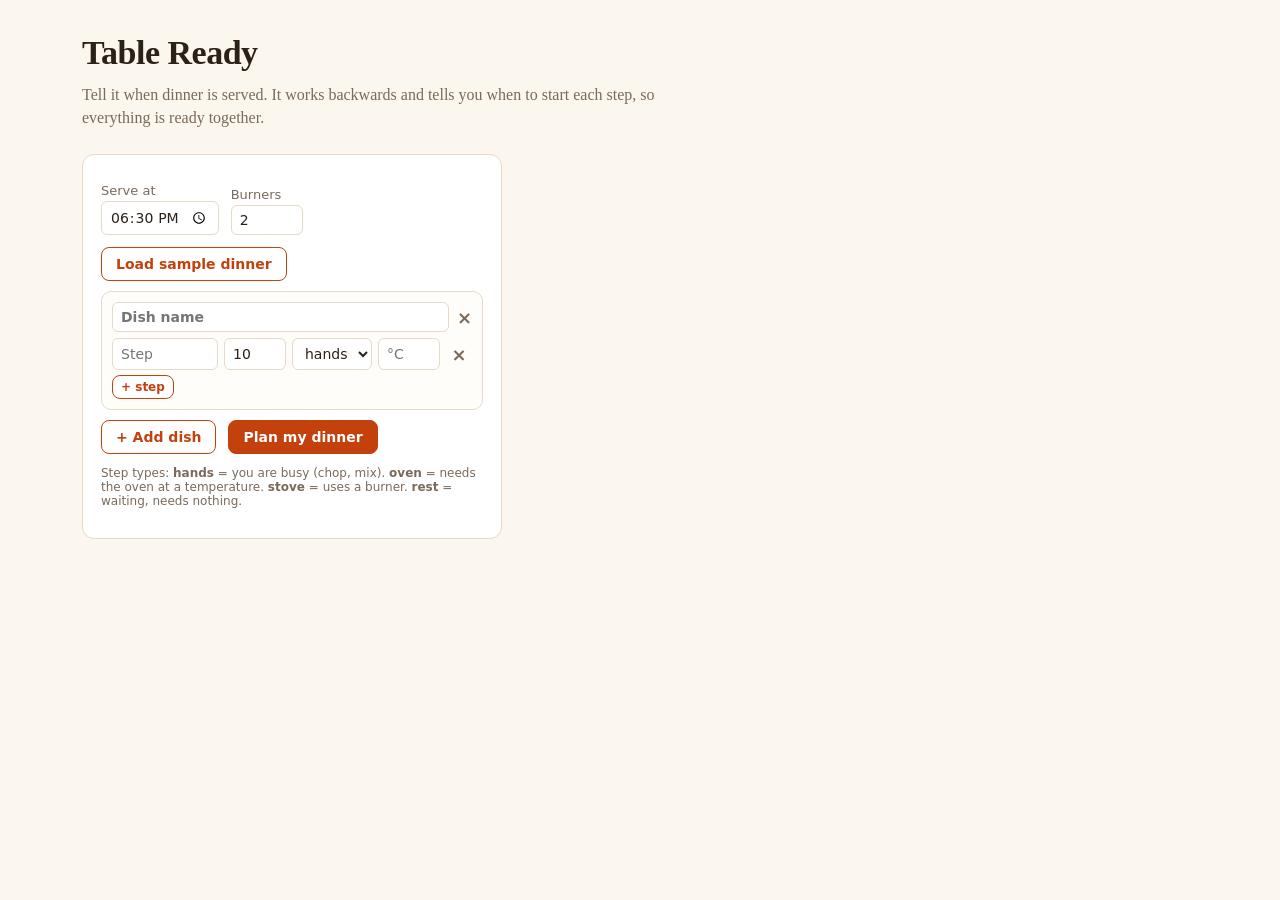
<file: index.html>
<!doctype html>
<html lang="en">
<head>
<meta charset="utf-8">
<meta name="viewport" content="width=device-width, initial-scale=1">
<title>Table Ready — everything hot at the same minute</title>
<link rel="stylesheet" href="style.css">
</head>
<body>
<header>
  <h1>Table Ready</h1>
  <p>Tell it when dinner is served. It works backwards and tells you when to start each step, so everything is ready together.</p>
</header>
<main>
  <section id="setup" aria-label="Menu">
    <div class="row">
      <label>Serve at <input id="serve" type="time" value="18:30"></label>
      <label>Burners <input id="burners" type="number" min="1" max="8" value="2"></label>
      <button id="sample" type="button" class="ghost">Load sample dinner</button>
    </div>
    <div id="dishes"></div>
    <div class="row">
      <button id="addDish" type="button" class="ghost">+ Add dish</button>
      <button id="plan" type="button" class="primary">Plan my dinner</button>
    </div>
    <p class="hint">Step types: <b>hands</b> = you are busy (chop, mix). <b>oven</b> = needs the oven at a temperature. <b>stove</b> = uses a burner. <b>rest</b> = waiting, needs nothing.</p>
  </section>
  <section id="result" aria-label="Plan" hidden>
    <h2 id="headline"></h2>
    <div id="warnings"></div>
    <div id="gantt" role="img" aria-label="Timeline of all steps"></div>
    <h3>Your checklist</h3>
    <ol id="checklist"></ol>
    <div class="row"><button id="print" type="button" class="ghost">Print checklist</button></div>
  </section>
</main>
<script src="js/scheduler.js"></script>
<script src="js/sample.js"></script>
<script src="js/app.js"></script>
</body>
</html>
</file>
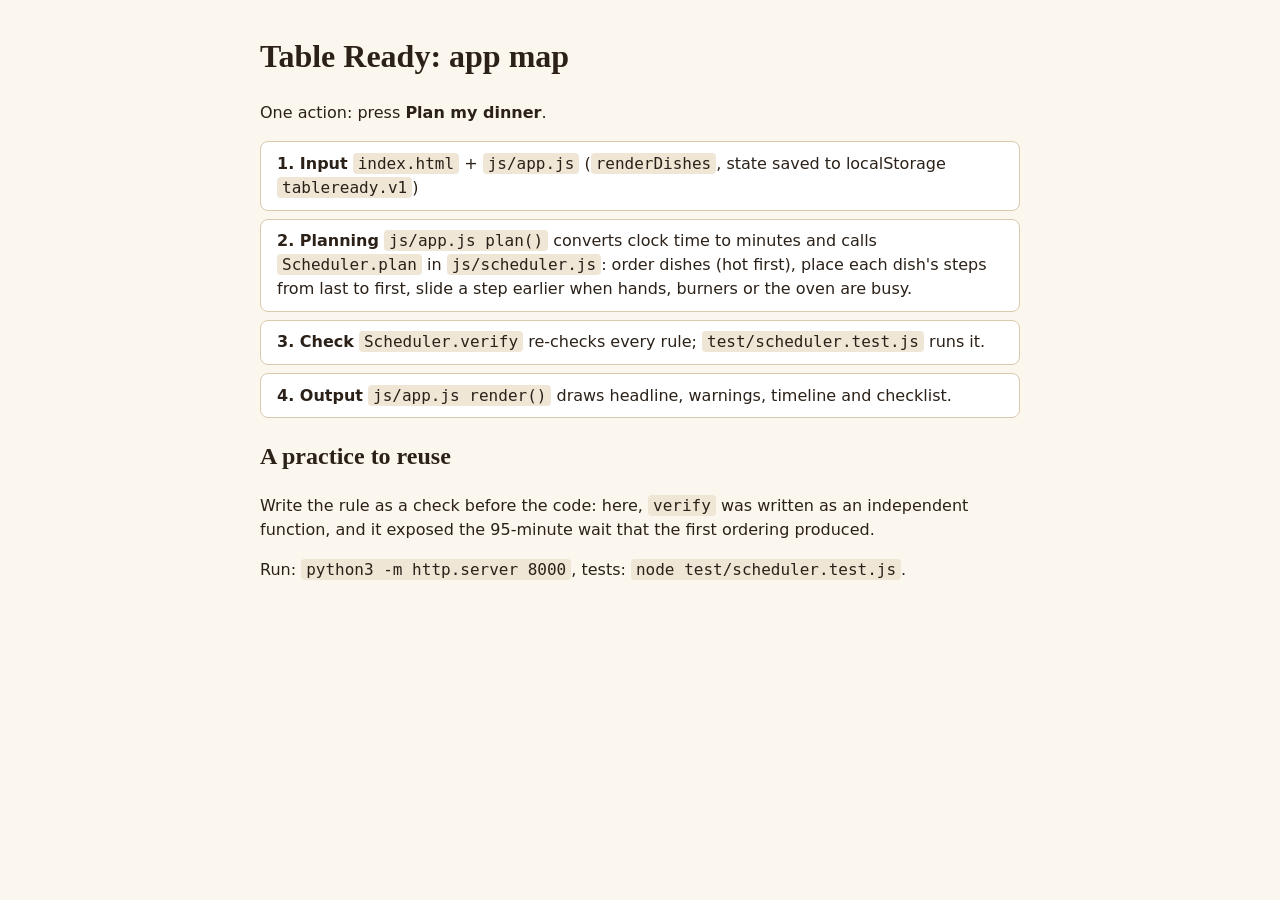
<file: devpost/app-map.html>
<!doctype html><html lang="en"><head><meta charset="utf-8"><title>Table Ready — app map</title>
<style>body{font:16px/1.5 system-ui;max-width:760px;margin:2rem auto;padding:0 1rem;background:#fbf6ee;color:#2b2118}h1,h2{font-family:Georgia,serif}code{background:#efe6d6;padding:1px 5px;border-radius:4px}.box{border:1px solid #d9c9ad;border-radius:8px;padding:.6rem 1rem;margin:.5rem 0;background:#fff}</style></head><body>
<h1>Table Ready: app map</h1>
<p>One action: press <b>Plan my dinner</b>.</p>
<div class="box"><b>1. Input</b> <code>index.html</code> + <code>js/app.js</code> (<code>renderDishes</code>, state saved to localStorage <code>tableready.v1</code>)</div>
<div class="box"><b>2. Planning</b> <code>js/app.js plan()</code> converts clock time to minutes and calls <code>Scheduler.plan</code> in <code>js/scheduler.js</code>: order dishes (hot first), place each dish's steps from last to first, slide a step earlier when hands, burners or the oven are busy.</div>
<div class="box"><b>3. Check</b> <code>Scheduler.verify</code> re-checks every rule; <code>test/scheduler.test.js</code> runs it.</div>
<div class="box"><b>4. Output</b> <code>js/app.js render()</code> draws headline, warnings, timeline and checklist.</div>
<h2>A practice to reuse</h2>
<p>Write the rule as a check before the code: here, <code>verify</code> was written as an independent function, and it exposed the 95-minute wait that the first ordering produced.</p>
<p>Run: <code>python3 -m http.server 8000</code>, tests: <code>node test/scheduler.test.js</code>.</p>
</body></html>
</file>
<file: style.css>
:root{--bg:#fbf6ee;--ink:#2b2118;--muted:#7a6a5a;--card:#fff;--line:#e6d9c6;--accent:#c2410c;--hands:#2563eb;--oven:#c2410c;--stove:#7c3aed;--rest:#9ca3af}
*{box-sizing:border-box}
body{margin:0;background:var(--bg);color:var(--ink);font:16px/1.45 Georgia,"Times New Roman",serif}
header{padding:28px 32px 8px;max-width:1180px;margin:auto}
h1{margin:0;font-size:34px;letter-spacing:-.5px}header p{margin:6px 0 0;color:var(--muted);max-width:640px}
main{display:grid;grid-template-columns:420px 1fr;gap:24px;max-width:1180px;margin:16px auto;padding:0 32px 40px}
section{background:var(--card);border:1px solid var(--line);border-radius:12px;padding:18px}
.row{display:flex;gap:12px;align-items:end;flex-wrap:wrap;margin:10px 0}
label{font:13px system-ui,sans-serif;color:var(--muted);display:flex;flex-direction:column;gap:3px}
input,select{font:14px system-ui,sans-serif;padding:6px 8px;border:1px solid var(--line);border-radius:6px;background:#fff;color:var(--ink)}
button{font:600 14px system-ui,sans-serif;padding:8px 14px;border-radius:8px;border:1px solid var(--accent);cursor:pointer}
.primary{background:var(--accent);color:#fff}.ghost{background:#fff;color:var(--accent)}
.dish{border:1px solid var(--line);border-radius:10px;padding:10px;margin:10px 0;background:#fffdf9}
.dish>.top{display:flex;gap:8px;margin-bottom:6px}.dish>.top input{flex:1;font-weight:600}
.step{display:grid;grid-template-columns:1fr 62px 80px 62px 26px;gap:6px;margin:4px 0}
.step input,.step select{width:100%;min-width:0}
.x{border:0;background:none;color:var(--muted);padding:0;font-size:18px}
.mini{font-size:12px;padding:4px 8px}
.hint{font:12px system-ui,sans-serif;color:var(--muted)}
h2{margin:0 0 10px;font-size:24px}h3{margin:20px 0 6px}
#warnings .warn{background:#fff4e5;border:1px solid #f5c98b;border-radius:8px;padding:8px 10px;margin:6px 0;font:13px system-ui,sans-serif}
#gantt{position:relative;margin:14px 0;padding-left:150px;font:12px system-ui,sans-serif}
.g-row{position:relative;height:30px;border-bottom:1px dashed var(--line)}
.g-label{position:absolute;left:-150px;width:142px;top:6px;text-align:right;white-space:nowrap;overflow:hidden;text-overflow:ellipsis}
.bar{position:absolute;top:4px;height:22px;border-radius:5px;color:#fff;font-size:11px;padding:3px 5px;overflow:hidden;white-space:nowrap}
.bar.hands{background:var(--hands)}.bar.oven{background:var(--oven)}.bar.stove{background:var(--stove)}.bar.rest{background:var(--rest)}
.axis{position:relative;height:22px;border-bottom:1px solid var(--ink)}.tick{position:absolute;top:0;font-size:11px;color:var(--muted);transform:translateX(-50%)}
.serve{position:absolute;top:0;bottom:0;width:2px;background:#16a34a}
.legend{font:12px system-ui,sans-serif;display:flex;gap:12px;margin-top:6px}.legend i{display:inline-block;width:10px;height:10px;border-radius:2px;margin-right:4px}
#checklist{padding-left:0;list-style:none}
#checklist li{display:grid;grid-template-columns:auto 86px 1fr;gap:10px;align-items:center;padding:7px 4px;border-bottom:1px solid var(--line)}
#checklist li.done{opacity:.45;text-decoration:line-through}
#checklist .t{font:700 14px system-ui,sans-serif}
#checklist .tag{font:11px system-ui,sans-serif;color:var(--muted)}
@media(max-width:900px){main{grid-template-columns:1fr}}
@media print{header p,#setup,button,.hint{display:none}main{display:block}section{border:0}}
</file>
